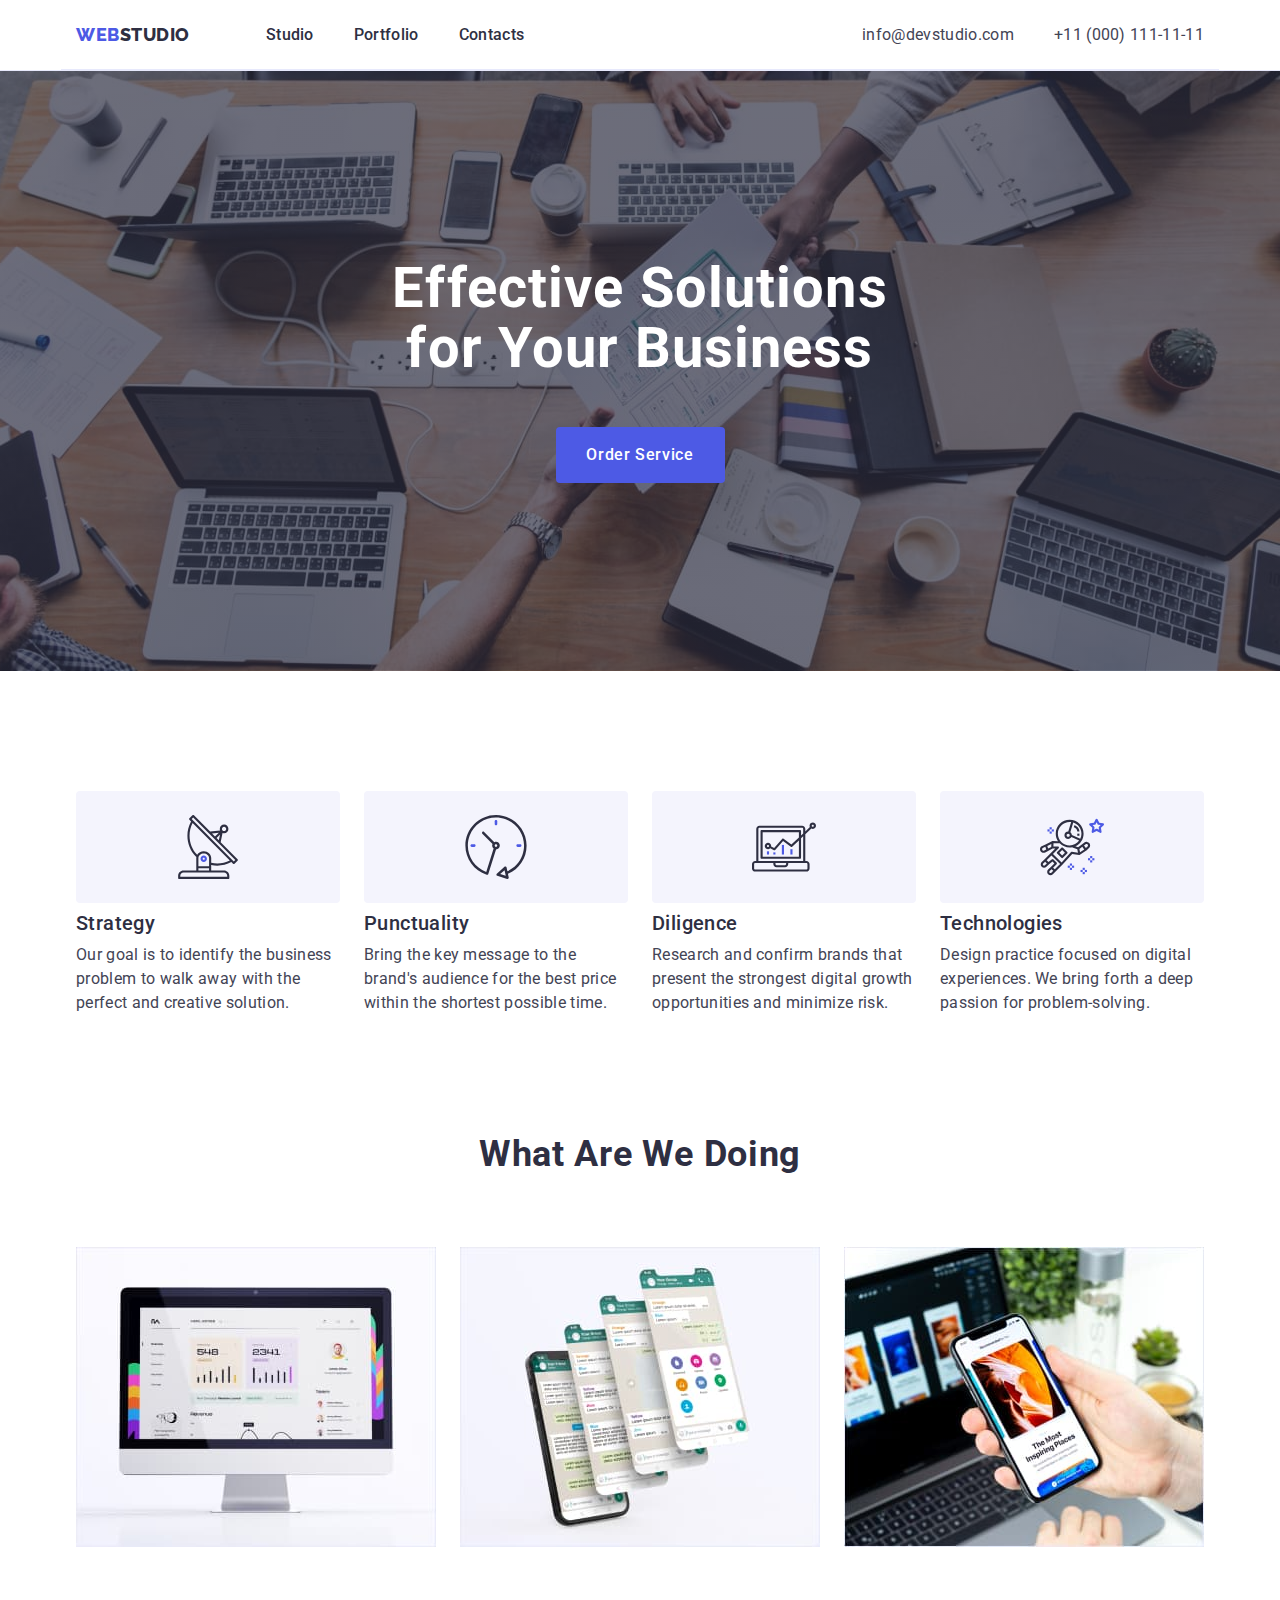
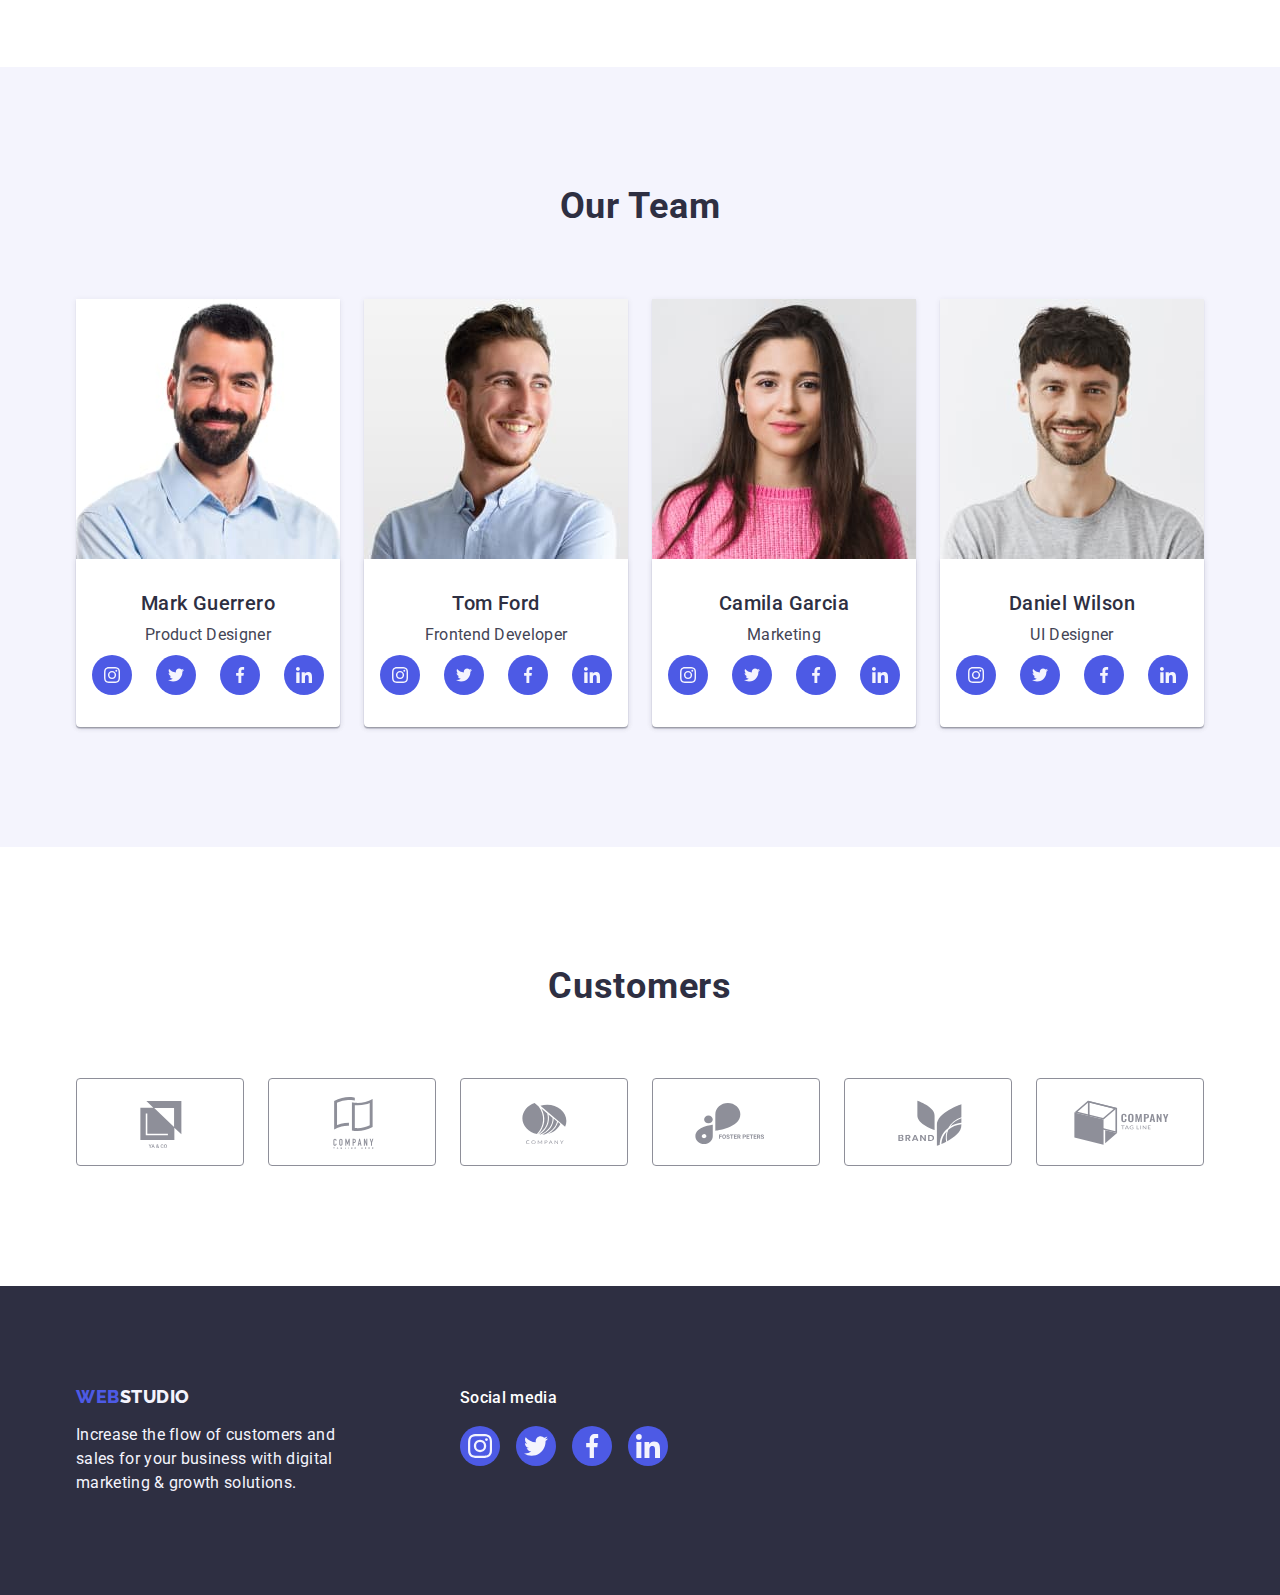
<file: index.html>
<!DOCTYPE html>
<html lang="en">
  <head>
    <meta charset="UTF-8" />
    <meta http-equiv="X-UA-Compatible" content="IE=edge" />
    <meta name="viewport" content="width=device-width, initial-scale=1.0" />
    <title>WebStudio</title>
    <link rel="preconnect" href="https://fonts.googleapis.com" />
    <link rel="preconnect" href="https://fonts.gstatic.com" crossorigin />
    <link
      href="https://fonts.googleapis.com/css2?family=Raleway:wght@800&family=Roboto:wght@400;500;700;900&display=swap"
      rel="stylesheet"
    />
    <link
      rel="stylesheet"
      href="https://cdn.jsdelivr.net/npm/modern-normalize@1.1.0/modern-normalize.min.css"
    />
    <link rel="stylesheet" href="./css/styles.css" />
  </head>
  <body>
    <!-- Header Section -->
    <header class="header">
      <div class="header-container container">
        <nav class="header-nav list">
          <a class="header-logo link logo" href="./index.html"
            >Web<span class="logo-dark">Studio</span></a
          >
          <ul class="menu-nav header-list list">
            <li class="list">
              <a class="header-item link" href="./index.html">Studio</a>
            </li>
            <li class="list">
              <a class="header-item link" href="./portfolio.html">Portfolio</a>
            </li>
            <li class="list">
              <a class="header-item link" href="">Contacts</a>
            </li>
          </ul>
        </nav>

        <address>
          <ul class="contacts-list list">
            <li class="list">
              <a
                class="address-mail contacts link"
                href="mailto:info@devstudio.com"
                >info@devstudio.com</a
              >
            </li>
            <li class="list">
              <a class="contacts-tel contacts link" href="tel:+110001111111"
                >+11 (000) 111-11-11</a
              >
            </li>
          </ul>
        </address>
      </div>
    </header>
    <main>
      <!-- Hero section -->
      <section class="hero-bcg section-hero">
        <div class="hero-container container">
          <h1 class="hero-title hero-header">
            Effective Solutions for Your Business
          </h1>
          <button type="button" class="btn-color">Order Service</button>
        </div>
      </section>
      <!-- Section 1 -->
      <section class="skills" id="Studio">
        <div class="container">
          <h2 class="visually-hidden title-hidden">Skills</h2>
          <ul class="skills-list list">
            <li class="feature-one list">
              <div class="rectangle">
                <svg class="features-icon" width="64" height="64">
                  <use href="./images/icons.svg#icon-antenna" ></use>
                </svg>
              </div>
              <h3 class="skills-header">Strategy</h3>
              <p class="skills-text">
                Our goal is to identify the business problem to walk away with
                the perfect and creative solution.
              </p>
            </li>
            <li class="feature-one list">
              <div class="rectangle">
                <svg class="features-icon" width="64" height="64">
                  <use href="./images/icons.svg#icon-clock" ></use>
                </svg>
              </div>
              <h3 class="skills-header">Punctuality</h3>
              <p class="skills-text">
                Bring the key message to the brand's audience for the best price
                within the shortest possible time.
              </p>
            </li>
            <li class="feature-one list">
              <div class="rectangle">
                <svg class="features-icon" width="64" height="64">
                  <use href="./images/icons.svg#icon-diagram" ></use>
                </svg>
              </div>
              <h3 class="skills-header">Diligence</h3>
              <p class="skills-text">
                Research and confirm brands that present the strongest digital
                growth opportunities and minimize risk.
              </p>
            </li>
            <li class="feature-one list">
              <div class="rectangle">
                <svg class="features-icon" width="64" height="64">
                  <use href="./images/icons.svg#icon-astronaut" ></use>
                </svg>
              </div>
              <h3 class="skills-header">Technologies</h3>
              <p class="skills-text">
                Design practice focused on digital experiences. We bring forth a
                deep passion for problem-solving.
              </p>
            </li>
          </ul>
        </div>
      </section>
      <!-- Section 2 -->
      <section class="section-bcg-img bcg-img" id="Portfolio">
        <div class="container">
          <h2 class="header-work">What are we doing</h2>
          <ul class="img-list list">
            <li class="img-item list">
              <img src="./images/wawd/img-1.jpg" alt="photo" width="360" />
            </li>
            <li class="img-item list">
              <img src="./images/wawd/img-2.jpg" alt="photo" width="360" />
            </li>
            <li class="img-item list">
              <img src="./images/wawd/img-3.jpg" alt="photo" width="360" />
            </li>
          </ul>
        </div>
      </section>
      <!-- Section 3 -->
      <section class="bcg-team" id="Contacts">
        <div class="container">
          <h2 class="header-team">Our Team</h2>
          <ul class="img-team list">
            <li class="team-card bcg-img">
              <img
                src="./images/ourteam/img-3.jpg"
                alt="Mark Guerrero"
                width="264"
              />
              <div class="team-personal">
                <h3 class="team-name">Mark Guerrero</h3>
                <p class="team-prof">Product Designer</p>
                <ul class="social list">
                  <li class="social-item">
                    <a
                      class="social-link link"
                      href="http/instagram.com"
                      target="_blank"
                      rel="noopener noreferrer"
                      aria-label="icon-instagram"
                    >
                      <svg class="team-icon" width="16" height="16">
                        <use
                          href="./images/icons.svg#icon-instagram"
                        ></use>
                      </svg>
                    </a>
                  </li>
                  <li class="social-item">
                    <a
                      class="social-link link"
                      href="http/twitter.com"
                      target="_blank"
                      rel="noopener noreferrer"
                      aria-label="icon-twitter"
                    >
                      <svg class="team-icon" width="16" height="16">
                        <use href="./images/icons.svg#icon-twitter"></use>
                      </svg>
                    </a>
                  </li>
                  <li class="social-item">
                    <a
                      class="social-link link"
                      href="http/facebook.com"
                      target="_blank"
                      rel="noopener noreferrer"
                      aria-label="icon-facebook"
                    >
                      <svg class="team-icon" width="16" height="16">
                        <use href="./images/icons.svg#icon-facebook"></use>
                      </svg>
                    </a>
                  </li>
                  <li class="social-item">
                    <a
                      class="social-link link"
                      href="http/linkedin.com"
                      target="_blank"
                      rel="noopener noreferrer"
                      aria-label="icon-linkedin"
                    >
                      <svg class="team-icon" width="16" height="16">
                        <use href="./images/icons.svg#icon-linkedin"></use>
                      </svg>
                    </a>
                  </li>
                </ul>
              </div>
            </li>
            <li class="team-card bcg-img">
              <img
                src="./images/ourteam/img-2.jpg"
                alt="Tom Ford"
                width="264"
              />
              <div class="team-personal">
                <h3 class="team-name">Tom Ford</h3>
                <p class="team-prof">Frontend Developer</p>
                <ul class="social list">
                  <li class="social-item">
                    <a
                      class="social-link link"
                      href="http/instagram.com"
                      target="_blank"
                      rel="noopener noreferrer"
                      aria-label="icon-instagram"
                    >
                      <svg class="team-icon" width="16" height="16">
                        <use
                          href="./images/icons.svg#icon-instagram"
                        ></use>
                      </svg>
                    </a>
                  </li>
                  <li class="social-item">
                    <a
                      class="social-link link"
                      href="http/twitter.com"
                      target="_blank"
                      rel="noopener noreferrer"
                      aria-label="icon-twitter"
                    >
                      <svg class="team-icon" width="16" height="16">
                        <use href="./images/icons.svg#icon-twitter"></use>
                      </svg>
                    </a>
                  </li>
                  <li class="social-item">
                    <a
                      class="social-link link"
                      href="http/facebook.com"
                      target="_blank"
                      rel="noopener noreferrer"
                      aria-label="icon-facebook"
                    >
                      <svg class="team-icon" width="16" height="16">
                        <use href="./images/icons.svg#icon-facebook"></use>
                      </svg>
                    </a>
                  </li>
                  <li class="social-item">
                    <a
                      class="social-link link"
                      href="http/linkedin.com"
                      target="_blank"
                      rel="noopener noreferrer"
                      aria-label="icon-linkedin"
                    >
                      <svg class="team-icon" width="16" height="16">
                        <use href="./images/icons.svg#icon-linkedin"></use>
                      </svg>
                    </a>
                  </li>
                </ul>
              </div>
            </li>
            <li class="team-card bcg-img">
              <img
                src="./images/ourteam/img-1.jpg"
                alt="Camila Garcia"
                width="264"
              />
              <div class="team-personal">
                <h3 class="team-name">Camila Garcia</h3>
                <p class="team-prof">Marketing</p>
                <ul class="social list">
                  <li class="social-item">
                    <a
                      class="social-link link"
                      href="http/instagram.com"
                      target="_blank"
                      rel="noopener noreferrer"
                      aria-label="icon-instagram"
                    >
                      <svg class="team-icon" width="16" height="16">
                        <use
                          href="./images/icons.svg#icon-instagram"
                        ></use>
                      </svg>
                    </a>
                  </li>
                  <li class="social-item">
                    <a
                      class="social-link link"
                      href="http/twitter.com"
                      target="_blank"
                      rel="noopener noreferrer"
                      aria-label="icon-twitter"
                    >
                      <svg class="team-icon" width="16" height="16">
                        <use href="./images/icons.svg#icon-twitter"></use>
                      </svg>
                    </a>
                  </li>
                  <li class="social-item">
                    <a
                      class="social-link link"
                      href="http/facebook.com"
                      target="_blank"
                      rel="noopener noreferrer"
                      aria-label="icon-facebook"
                    >
                      <svg class="team-icon" width="16" height="16">
                        <use href="./images/icons.svg#icon-facebook"></use>
                      </svg>
                    </a>
                  </li>
                  <li class="social-item">
                    <a
                      class="social-link link"
                      href="http/linkedin.com"
                      target="_blank"
                      rel="noopener noreferrer"
                      aria-label="icon-linkedin"
                    >
                      <svg class="team-icon" width="16" height="16">
                        <use href="./images/icons.svg#icon-linkedin"></use>
                      </svg>
                    </a>
                  </li>
                </ul>
              </div>
            </li>
            <li class="team-card bcg-img">
              <img
                src="./images/ourteam/img.jpg"
                alt="Daniel Wilson"
                width="264"
              />
              <div class="team-personal">
                <h3 class="team-name">Daniel Wilson</h3>
                <p class="team-prof">UI Designer</p>
                <ul class="social list">
                  <li class="social-item">
                    <a
                      class="social-link link"
                      href="http/instagram.com"
                      target="_blank"
                      rel="noopener noreferrer"
                      aria-label="icon-instagram"
                    >
                      <svg class="team-icon" width="16" height="16">
                        <use
                          href="./images/icons.svg#icon-instagram"
                        ></use>
                      </svg>
                    </a>
                  </li>
                  <li class="social-item">
                    <a
                      class="social-link link"
                      href="http/twitter.com"
                      target="_blank"
                      rel="noopener noreferrer"
                      aria-label="icon-twitter"
                    >
                      <svg class="team-icon" width="16" height="16">
                        <use href="./images/icons.svg#icon-twitter"></use>
                      </svg>
                    </a>
                  </li>
                  <li class="social-item">
                    <a
                      class="social-link link"
                      href="http/facebook.com"
                      target="_blank"
                      rel="noopener noreferrer"
                      aria-label="icon-facebook"
                    >
                      <svg class="team-icon" width="16" height="16">
                        <use href="./images/icons.svg#icon-facebook"></use>
                      </svg>
                    </a>
                  </li>
                  <li class="social-item">
                    <a
                      class="social-link link"
                      href="http/linkedin.com"
                      target="_blank"
                      rel="noopener noreferrer"
                      aria-label="icon-linkedin"
                    >
                      <svg class="team-icon" width="16" height="16">
                        <use href="./images/icons.svg#icon-linkedin"></use>
                      </svg>
                    </a>
                  </li>
                </ul>
              </div>
            </li>
          </ul>
        </div>
      </section>
      <!-- Customers -->
      <section class="section">
        <div class="container">
          <h2 class="title">Customers</h2>
            <ul class="clients-list list">
              <li class="clients-item">
                <a
                  href=""
                  class="clients-link link"
                >
                  <svg class="clients-icon" width="104" height="56">
                    <use href="./images/icons.svg#icon-clientd1"></use>
                  </svg>
                </a>
              </li>
              <li class="clients-item">
                <a
                  href=""
                  class="clients-link link"
                > <svg class="clients-icon" width="104" height="56">
                    <use href="./images/icons.svg#icon-clientd2"></use>
                  </svg>
                </a>
              </li>
              <li class="clients-item">
                <a
                  href="
                "
                  class="clients-link link"
                > <svg class="clients-icon" width="104" height="56">
                    <use href="./images/icons.svg#icon-clientd3"></use>
                  </svg>
                </a>
              </li>
              <li class="clients-item">
                <a
                  href="
                "
                  class="clients-link link"
                > <svg class="clients-icon" width="104" height="56">
                    <use href="./images/icons.svg#icon-clientd4"></use>
                  </svg>
                </a>
              </li>
              <li class="clients-item">
                <a
                  href="
                "
                  class="clients-link link"
                > <svg class="clients-icon" width="104" height="56">
                    <use href="./images/icons.svg#icon-clientd5"></use>
                  </svg>
                </a>
              </li>
              <li class="clients-item">
                <a
                  href="
                "
                  class="clients-link link"
                > <svg class="clients-icon" width="104" height="56">
                    <use href="./images/icons.svg#icon-clientd6"></use>
                  </svg>
                </a>
              </li>
            </ul>
          </div>
        
      </section>
    </main>
    <!-- Footer section -->
    <footer class=" footer">
      <div class="container footer-container">
        <div class="left-side">
          <a class="link logo logo-ftr" href="./index.html"
            >Web<span class="logo-light">Studio</span></a
          >
          <p class="footer-txt">
            Increase the flow of customers and sales for your business with
            digital marketing & growth solutions.
          </p>
        </div>
          <div>
            <p class="social-title">Social media</p>
               
              
              <ul class="footer-social list">
                <li class="footer-social-item">
                  <a
                    class="footer-social-link link"
                    href="http/instagram.com"
                    target="_blank"
                    rel="noopener noreferrer"
                    aria-label="icon-instagram"
                  >
                    <svg class="footer-team-icon" width="24" height="24">
                      <use
                        href="./images/icons.svg#icon-instagram"
                      ></use>
                    </svg>
                  </a>
                </li>
                <li class="footer-social-item">
                  <a
                    class="footer-social-link link"
                    href="http/twitter.com"
                    target="_blank"
                    rel="noopener noreferrer"
                    aria-label="icon-twitter"
                  >
                    <svg class="footer-team-icon" width="24" height="24">
                      <use href="./images/icons.svg#icon-twitter"></use>
                    </svg>
                  </a>
                </li>
                <li class="footer-social-item">
                  <a
                    class="footer-social-link link"
                    href="http/facebook.com"
                    target="_blank"
                    rel="noopener noreferrer"
                    aria-label="icon-facebook"
                  >
                    <svg class="footer-team-icon" width="24" height="24">
                      <use href="./images/icons.svg#icon-facebook"></use>
                    </svg>
                  </a>
                </li>
                <li class="footer-social-item">
                  <a
                    class="footer-social-link link"
                    href="http/linkedin.com"
                    target="_blank"
                    rel="noopener noreferrer"
                    aria-label="icon-linkedin"
                  >
                    <svg class="footer-team-icon" width="24" height="24">
                      <use href="./images/icons.svg#icon-linkedin"></use>
                    </svg>
                  </a>
                </li>
              </ul>
  
          </div>
      </div>
     
        
      
    </footer>
  </body>
</html>
</file>
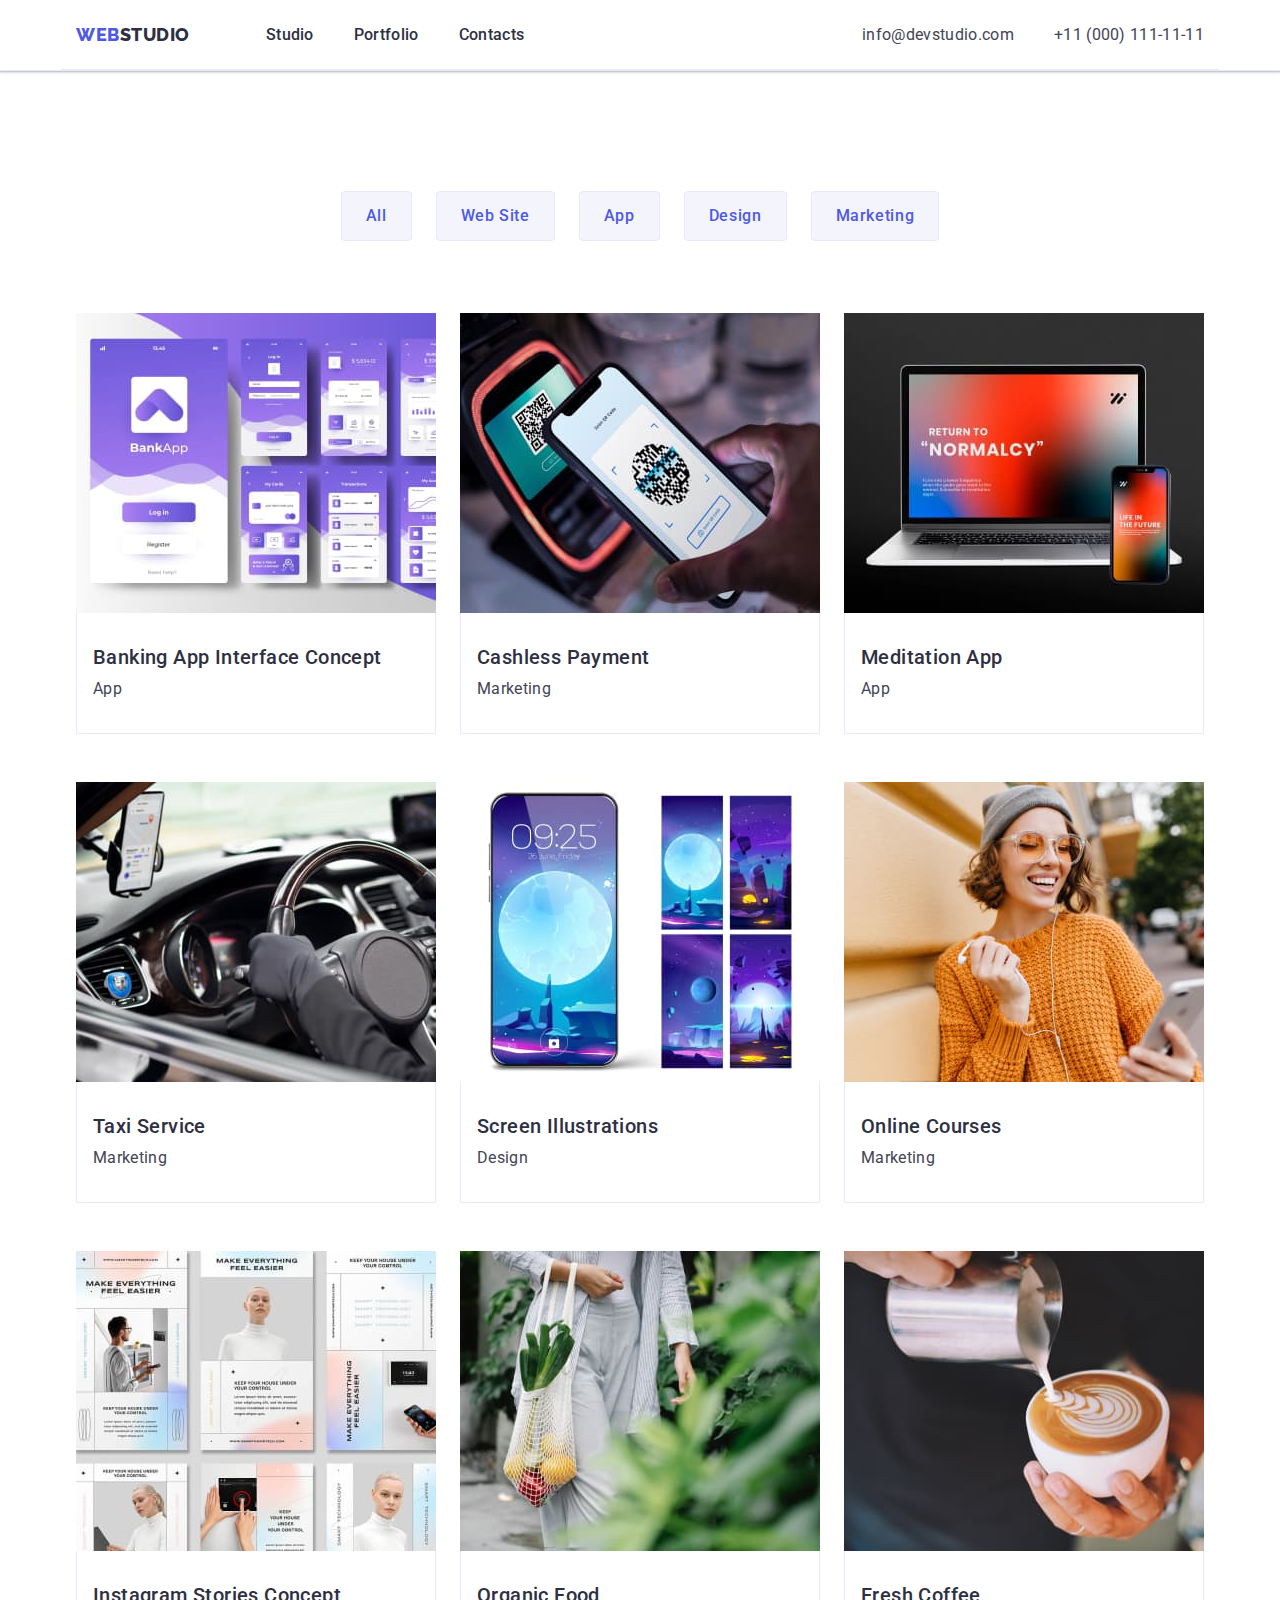
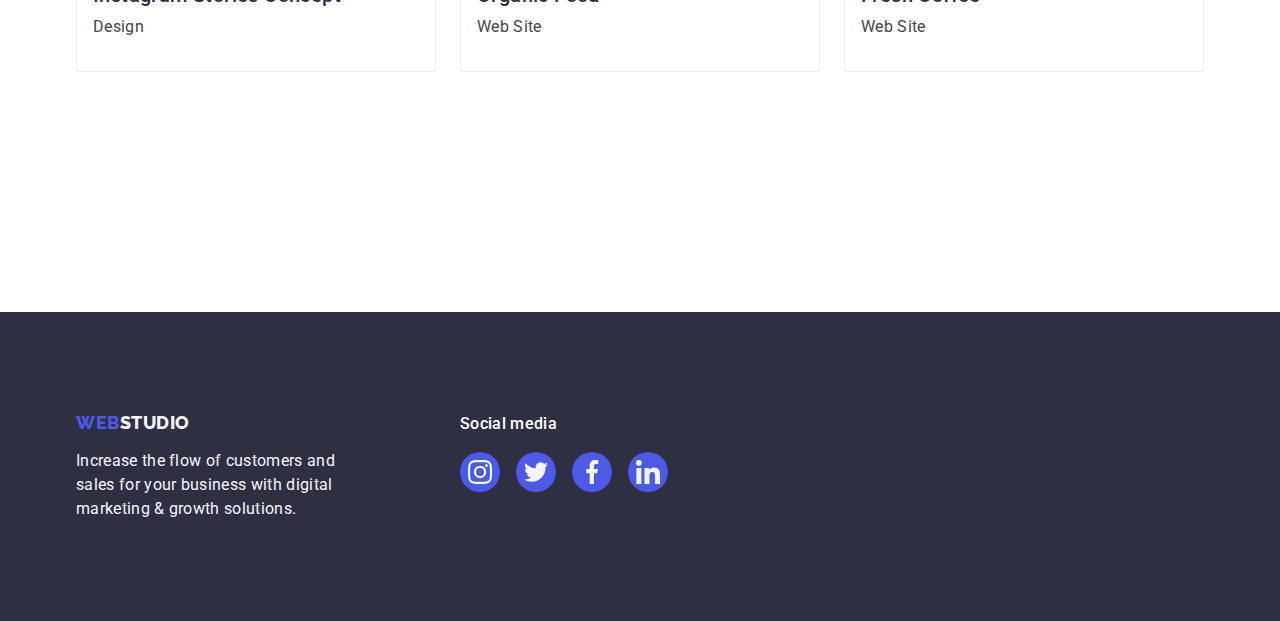
<file: portfolio.html>
<!DOCTYPE html>
<html lang="en">
  <head>
    <meta charset="UTF-8" />
    <meta http-equiv="X-UA-Compatible" content="IE=edge" />
    <meta name="viewport" content="width=device-width, initial-scale=1.0" />
    <title>Portfolio</title>
    <link rel="preconnect" href="https://fonts.googleapis.com" />
    <link rel="preconnect" href="https://fonts.gstatic.com" crossorigin />
    <link
      href="https://fonts.googleapis.com/css2?family=Raleway:wght@800&family=Roboto:wght@400;500;700;900&display=swap"
      rel="stylesheet"
    />
    <link
      rel="stylesheet"
      href="https://cdn.jsdelivr.net/npm/modern-normalize@1.1.0/modern-normalize.min.css"
    />
    <link rel="stylesheet" href="./css/styles.css" />
  </head>
  <body>
    <!-- Header Section -->
    <header class="header">
      <div class="header-container container">
        <nav class="header-nav list">
          <a class="header-logo link logo" href="./index.html"
            >Web<span class="logo-dark">Studio</span></a
          >
          <ul class="menu-nav header-list list">
            <li class="list">
              <a class="header-item link" href="./index.html">Studio</a>
            </li>
            <li class="list">
              <a class="header-item link" href="./portfolio.html">Portfolio</a>
            </li>
            <li class="list">
              <a class="header-item link" href="">Contacts</a>
            </li>
          </ul>
        </nav>

        <address>
          <ul class="contacts-list list">
            <li class="list">
              <a
                class="address-mail contacts link"
                href="mailto:info@devstudio.com"
                >info@devstudio.com</a
              >
            </li>
            <li class="list">
              <a class="contacts-tel contacts link" href="tel:+110001111111"
                >+11 (000) 111-11-11</a
              >
            </li>
          </ul>
        </address>
      </div>
    </header>
    <main>
      <!-- filters -->
      <section class="section">
        <div class="container portfolio">
          <h1 class="visually-hidden">Main Title</h1>
          <ul class="btn-list list">
            <li><button type="button" class="btn">All</button></li>
            <li><button type="button" class="btn">Web Site</button></li>
            <li><button type="button" class="btn">App</button></li>
            <li><button type="button" class="btn">Design</button></li>
            <li><button type="button" class="btn">Marketing</button></li>
          </ul>
  
          <!-- row1 -->
          <ul class="container-list list">
            <li class="cards">
              <a class="cards-link link" href="">
                <img src="./images/row/img1.jpg" alt="banking-app" width="360" />
                <div class="contant">
                  <h2 class="skills-header">Banking App Interface Concept</h2>
                  <p class="skills-text">App</p>
                </div>
                </a
              >
            </li>
            <li class="cards">
              <a class="cards-link link" href="">
                <img
                  src="./images/row/img2.jpg"
                  alt="mobile-payment"
                  width="360"
                />
                <div class="contant">
                  <h2 class="skills-header">Cashless Payment</h2>
                  <p class="skills-text">Marketing</p>
                </div>
                </a
              >
            </li>
            <li class="cards">
              <a class="cards-link link" href="">
                <img
                  src="./images/row/img3.jpg"
                  alt="meditation-app"
                  width="360"
                />
                <div class="contant">
                  <h2 class="skills-header">Meditation App</h2>
                  <p class="skills-text">App</p>
                </div>
                </a
              >
            </li>
  
            <!-- row2 -->
  
            <li class="cards">
              <a class="cards-link link" href="">
                <img src="./images/row/img4.jpg" alt="Taxi Service" width="360" />
                <div class="contant">
                  <h2 class="skills-header">Taxi Service</h2>
                  <p class="skills-text">Marketing</p>
                </div>
                </a
              >
            </li>
            <li class="cards">
              <a class="cards-link link" href=""
                ><img
                  src="./images/row/img5.jpg"
                  alt="Screen Illustrations"
                  width="360"
                />
                <div class="contant">
                  <h2 class="skills-header">Screen Illustrations</h2>
                  <p class="skills-text">Design</p>
                </div>
                </a
              >
            </li>
            <li class="cards">
              <a class="cards-link link" href="">
                <img src="./images/row/img6.jpg" alt="Happy girl" width="360" />
                <div class="contant">
                  <h2 class="skills-header">Online Courses</h2>
                  <p class="skills-text">Marketing</p>
                </div>
                </a
              >
            </li>
  
            <!-- row3 -->
  
            <li class="cards">
              <a class="cards-link link" href=""
                ><img src="./images/row/img7.jpg" alt="Insta photo" width="360" />
                <div class="contant">
                  <h2 class="skills-header">Instagram Stories Concept</h2>
                <p class="skills-text">Design</p>
                </div>
                </a
              >
            </li>
            <li class="cards">
              <a class="cards-link link" href="">
                <img
                  src="./images/row/img8.jpg"
                  alt="Girl and fruicts"
                  width="360"
                />
                <div class="contant">
                  <h2 class="skills-header">Organic Food</h2>
                  <p class="skills-text">Web Site</p>
                </div>
                </a
              >
            </li>
            <li class="cards">
              <a class="cards-link link" href=""
                ><img src="./images/row/img9.jpg" alt="Coffe" width="360" />
                <div class="contant">
                  <h2 class="skills-header">Fresh Coffee</h2>
                  <p class="skills-text">Web Site</p>
                </div>
                </a
              >
            </li>
          </ul>
        </div>
        
      </section>
    </main>
    <!-- footer-section -->
    <footer class=" footer">
      <div class="container footer-container">
        <div class="left-side">
          <a class="link logo logo-ftr" href="./index.html"
            >Web<span class="logo-light">Studio</span></a
          >
          <p class="footer-txt">
            Increase the flow of customers and sales for your business with
            digital marketing & growth solutions.
          </p>
        </div>
          <div>
            <p class="social-title">Social media</p>
               
              
              <ul class="footer-social list">
                <li class="footer-social-item">
                  <a
                    class="footer-social-link link"
                    href="http/instagram.com"
                    target="_blank"
                    rel="noopener noreferrer"
                    aria-label="icon-instagram"
                  >
                    <svg class="footer-team-icon" width="24" height="24">
                      <use
                        href="./images/icons.svg#icon-instagram"
                      ></use>
                    </svg>
                  </a>
                </li>
                <li class="footer-social-item">
                  <a
                    class="footer-social-link link"
                    href="http/twitter.com"
                    target="_blank"
                    rel="noopener noreferrer"
                    aria-label="icon-twitter"
                  >
                    <svg class="footer-team-icon" width="24" height="24">
                      <use href="./images/icons.svg#icon-twitter"></use>
                    </svg>
                  </a>
                </li>
                <li class="footer-social-item">
                  <a
                    class="footer-social-link link"
                    href="http/facebook.com"
                    target="_blank"
                    rel="noopener noreferrer"
                    aria-label="icon-facebook"
                  >
                    <svg class="footer-team-icon" width="24" height="24">
                      <use href="./images/icons.svg#icon-facebook"></use>
                    </svg>
                  </a>
                </li>
                <li class="footer-social-item">
                  <a
                    class="footer-social-link link"
                    href="http/linkedin.com"
                    target="_blank"
                    rel="noopener noreferrer"
                    aria-label="icon-linkedin"
                  >
                    <svg class="footer-team-icon" width="24" height="24">
                      <use href="./images/icons.svg#icon-linkedin"></use>
                    </svg>
                  </a>
                </li>
              </ul>
  
          </div>
      </div>
     
        
      
    </footer>
  </body>
</html>
</file>
<file: css/styles.css>
:root {
  --main-txt-clr: #2e2f42;
  --navy-blue-clr: #2e2f42;
  --bcg-clr: #e5e5e5;
  --white-clr: #ffffff;
  --iris-clr: #4d5ae5;
  --ocean-clr: #404bbf;
  --green-clr: #31d0aa;
  --slate-clr: #434455;
  --light-slate-clr: #8e8f99;
  --accent-clr: #e7e9fc;
  --navy-blue-modal-clr: #f4f4fd;
  --grey-clr: #f4f4fd;
  --dairy-clr: #fcfcfc;

  /**
  |============================
  | Fonts
  |============================
*/

  --main-font: "Roboto", sans-serif;
  --secondari-font: "Raleway", sans-serif;

  /* Reset start */
}
.link {
  text-decoration: none;
}
.list {
  list-style: none;
  padding: 0;
  margin: 0;
}
h1,
h2,
h3,
h4,
h5,
h6,
p {
  margin: 0;
}
img {
  display: block;
  min-width: 100%;
  height: auto;
}
/* Hidden title */
.visually-hidden {
  position: absolute;
  width: 1px;
  height: 1px;
  margin: -1px;
  border: 0;
  padding: 0;
  white-space: nowrap;
  clip-path: inset(100%);
  clip: rect(0 0 0 0);
  overflow: hidden;
}
/**
  |============================
  | body
  |============================
*/
body {
  font-family: "Roboto", sans-serif;
  font-style: normal;
  font-weight: 400;
  font-size: 16px;
  line-height: 1.5;
  letter-spacing: 0.02em;
  color: var(--slate-clr);
  background-color: var(--white-clr);
}
/* Header box  */
.header-container {
  display: flex;
  align-items: center;
  height: 70px;
  border-bottom: 1px solid #e7e9fc;
  
}
.header-list {
  display: flex;
  align-items: center;
  gap: 40px;
}

/**
  |============================
  | header
  |============================
*/
.header-logo {
  margin-right: 76px;
  display: block;
  padding-top: 25px;
  padding-bottom: 25px;
}
.logo {
  font-family: "Raleway", sans-serif;
  font-style: normal;
  font-weight: 800;
  font-size: 18px;
  line-height: 1.17;
  display: flex;
  align-items: center;
  letter-spacing: 0.03em;
  text-transform: uppercase;
  color: var(--iris-clr);
}
.logo-dark {
  font-family: "Raleway", sans-serif;
  color: var(--navy-blue-clr);
}
.logo-light {
  font-family: "Raleway", sans-serif;
  color: var(--navy-blue-modal-clr);
}
.header-nav {
  margin-right: auto;
  display: flex;
  align-items: center;
}
.address-mail {
  /* margin-right: 40px; */
  display: block;
  padding-top: 25px;
  padding-bottom: 25px;
}
.contacts-tel {
  display: block;
  padding-top: 25px;
  padding-bottom: 25px;
}

.header-item:hover,
.header-item:focus {
  font-weight: 500;
  color: var(--ocean-clr);
}

.header-item {
  display: block;
  padding: 24px 0;
  font-weight: 500;
  font-size: 16px;
  line-height: 1.5;
  letter-spacing: 0.02em;
  color: var(--navy-blue-clr);
}
.contacts-list {
  display: flex;
  gap: 40px;
}
.contacts-list :hover,
.contacts-list :focus {
  font-style: normal;
  color: var(--ocean-clr);
}
.contacts {
  font-family: "Roboto", sans-serif;
  font-style: normal;
  font-weight: 400;
  font-size: 16px;
  line-height: 1.5;
  letter-spacing: 0.02em;
  color: var(--slate-clr);
}
/**
  |============================
  | Header box
  |============================
*/
.header {
  border-bottom: 1px solid #e7e9fc;
  box-shadow:  0px 2px 1px rgba(46, 47, 66, 0.08), 0px 1px 1px rgba(46, 47, 66, 0.16), 0px 1px 6px rgba(46, 47, 66, 0.08);
}

.menu-nav {
  display: flex;
  gap: 40px;
}
.container {
  width: 1158px;
  padding-left: 15px;
  padding-right: 15px;
  margin-left: auto;
  margin-right: auto;
  /* outline: 2px solid red; */
  outline-offset: -2px;
}

/**
  |============================
  | hero box
  |============================
*/
.hero-title {
  max-width: 496px;
}
/**
  |============================
  | Hero
  |============================
*/
.hero-container {
  
}
.hero-bcg {
  background-color:  var(--navy-blue-clr);
 background-image:linear-gradient(rgba(46, 47, 66, 0.7),
 rgba(46, 47, 66, 0.7)),
  url(../images/hero-bcg/people-office.jpg);
  background-repeat: no-repeat;
  background-position: center;
  background-size: cover;
  padding: 188px 0;
  
}
.section-hero {
  max-width: 1440px;
 margin-right: auto;
 margin-left: auto;
}
.hero-header {
  font-weight: 700;
  font-size: 56px;
  line-height: 1.07;
  text-align: center;
  letter-spacing: 0.02em;
  color: var(--white-clr);
  margin-bottom: 48px;
  width: 496px;
  margin-left: auto;
  margin-right: auto;
}
.btn-color {
  font-family: "Roboto", sans-serif;
  font-weight: 500;
  font-size: 16px;
  line-height: 1.5;
  letter-spacing: 0.04em;
  color: var(--white-clr);
  cursor: pointer;
  background-color: var(--iris-clr);
  min-width: 169px;
  min-height: 56px;
  margin: 0 auto;
  display: block;
  border: none;
  border-radius: 4px;
}
.btn-color:hover,
.btn-color:focus {
  font-family: inherit;
  background-color: var(--ocean-clr);
}

/**
  |============================
  | skills box
  |============================
*/
.skills {
  background-color: var(--white-clr);
  padding-top: 120px;
  padding-bottom: 120px;
}
.skills-list {
  display: flex;
  gap: 24px;
}
.skills-header {
  margin-bottom: 8px;
}

.skills-header {
  font-weight: 500;
  font-size: 20px;
  line-height: 24px;
  letter-spacing: 0.02em;
  color: var(--navy-blue-clr);
  margin-bottom: 8px;
}
.skills-text {
  color: var(--slate-clr);
}
.feature-one {
  width: calc((100%-72px) / 4);
}
.rectangle {
  width: 264px;
  height: 112px;

  background: var(--grey-clr);
  border-radius: 4px;
  margin-bottom: 8px;
  display: flex;
  align-items: center;
  justify-content: center;
}
.features-icon {
  display: flex;
  align-items: center;
  justify-content: center;
}
/**
  |============================
  | What are we doing box
  |============================
*/

.img-list {
  display: flex;
  gap: 24px;
}
.img-item {
  margin-left: auto;
  margin-right: auto;
  gap: 24px;
}
.header-work {
  margin-bottom: 72px;
}
/**
  |============================
  | Our Team box
  |============================
*/
.img-team {
  display: flex;
  gap: 24px;
}
.team-personal {
  padding: 32px 0;
  box-shadow: 0px 1px 6px rgba(46, 47, 66, 0.08),
    0px 1px 1px rgba(46, 47, 66, 0.16), 0px 2px 1px rgba(46, 47, 66, 0.08);
  border-radius: 0px 0px 4px 4px;
}
.team-name {
  font-weight: 500;
  font-size: 20px;
  line-height: 1.2;
  text-align: center;
  letter-spacing: 0.02em;
  color: var(--navy-blue-clr);
  margin-bottom: 8px;
}
.team-prof {
  font-weight: 400;
  font-size: 16px;
  line-height: 24px;
  text-align: center;
  letter-spacing: 0.02em;
  color: var(--slate-clr);
  margin-bottom: 8px;
}

.team-name {
  margin-bottom: 8px;
}
.team-prof {
}
.team-card {
  width: calc((100%-72px) / 4);
  border-radius: 0px 0px 4px 4px;
  box-shadow:  0px 1px 6px rgba(46, 47, 66, 0.08), 0px 1px 1px rgba(46, 47, 66, 0.16), 0px 2px 1px rgba(46, 47, 66, 0.08);
}
.section-bcg-img {
  padding-bottom: 120px;
}
/* Socials */
.social {
  display: flex;
  justify-content: center;
  gap: 24px;
}

.social-item {
  width: 40px;
  height: 40px;
}
.social-link {
  display: flex;
  justify-content: center;
  align-items: center;
  width: 100%;
  height: 100%;
  background-color: var(--iris-clr);
  border-radius: 50%;
}
.social-link:hover,
.social-link:focus {
  background-color: var(--ocean-clr);
}
.team-icon {
  fill: var(--navy-blue-modal-clr);
}

/**
  |============================
  | Button filtr
  |============================
*/
.btn:hover,
.btn:focus {
  background-color: var(--ocean-clr);
  color: var(--white-clr);
  cursor: pointer;
  border: 1px solid transparent;
  box-shadow: 0px 3px 1px rgba(0, 0, 0, 0.1), 0px 2px 1px rgba(0, 0, 0, 0.08), 0px 2px 2px rgba(0, 0, 0, 0.12);
border-radius: 4px;
}
.btn {
  font-family: "Roboto", sans-serif;
  font-style: normal;
  font-weight: 500;
  font-size: 16px;
  line-height: 1.5;
  text-align: center;
  letter-spacing: 0.04em;
  background-color: var(--navy-blue-modal-clr);
  border-radius: 4px;
  padding: 12px 24px;
  border: none;
  margin-left: auto;
  margin-right: auto;
  color: var(--iris-clr);
  border: 1px solid var(--accent-clr);
}

.btn-list {
  display: flex;
  align-items: center;
  gap: 24px;
  /* padding-bottom: 66px; */
  justify-content: center;
  margin-bottom: 72px;
}
/**
  |============================
  | Portfolio
  |============================
*/
.section {
  padding: 96px 0 120px;
}
.portfolio .container-list {
  flex-wrap: wrap;
  row-gap: 48px;
}
.container-list {
  padding-bottom: 120px;
  display: flex;
  width: 1128px;
  gap: 24px;
}
.cards {
  width: calc(100%- (24px * 2) / 3);
  
}
.contant {
  padding: 32px 16px;
  border: 1px solid var(--accent-clr);
  border-top: none;
  
}
.cards-link:hover,
.cards-link:focus {
 
box-shadow: 0px 1px 6px rgba(46, 47, 66, 0.08), 0px 1px 1px rgba(46, 47, 66, 0.16), 0px 2px 1px rgba(46, 47, 66, 0.08);

}
.cards-link {
  display: block;
}
/**
  |============================
  | section 2
  |============================
*/

.header-work {
  font-weight: 700;
  font-size: 36px;
  line-height: 1.11;
  text-align: center;
  letter-spacing: 0.02em;
  text-transform: capitalize;
  color: var(--navy-blue-clr);
}

/**
  |============================
  | What are we doing?
  |============================
*/
.bcg-team {
  line-height: 1.11;
  background-color: var(--navy-blue-modal-clr);
  padding-top: 120px;
  padding-bottom: 120px;
}
.bcg-img {
  background-color: var(--white-clr);
}
.header-team {
  font-weight: 700;
  font-size: 36px;
  line-height: 1.11;
  text-align: center;
  letter-spacing: 0.02em;
  text-transform: capitalize;
  color: var(--navy-blue-clr);
  margin-bottom: 72px;
}
/**
  |============================
  | Customers
  |============================
*/
.section {
  padding-top: 120px;
  padding-bottom: 120px;
}
.title {
  font-size: 36px;
  line-height: 1.1;
  text-align: center;
  letter-spacing: 0.02em;
  text-transform: capitalize;
  color: var(--main-txt-clr);
  margin-bottom: 72px;
}
.clients-list {
  display: flex;
  align-items: center;
  gap: 24px;
}
.list {
}
.clients-item {
  width: calc((100%-120px) / 6);
  width: 168px;
  height: 88px;
}
.clients-link {
  display: flex;
  align-items: center;
  justify-content: center;
  width: 100%;
  height: 100%;
  border: 1px solid var(--light-slate-clr);
  border-radius: 4px;
  color: var(--light-slate-clr);
}
.clients-link:hover,
.clients-link:focus {
  border-color: var(--ocean-clr);
  color: var(--ocean-clr);
}

.clients-icon {
  fill: currentColor;
}
.clients-icon:hover,
.clients-icon:focus {
}

/**
  |============================
  | Footer box
  |============================
*/
.footer-container {
  display: flex;
  align-items: baseline;
 
}
.left-side {
  margin-right: 120px;
}
.footer-txt {
  width: 264px;
}
.footer {
  background-color: var(--navy-blue-clr);
  padding: 100px 0;
}
.footer-txt {
  font-size: 16px;
  line-height: 1.5;
  letter-spacing: 0.02em;
  color: var(--navy-blue-modal-clr);
}
.logo-ftr {
  display: inline-block;
  margin-bottom: 16px;
}

.section-social {
}
.social-title {
  font-weight: 500;
  font-size: 16px;
  line-height: 1.5;
  letter-spacing: 0.02em;
  color: var(--white-clr);
  margin-bottom: 16px;
}
.footer-social {
  display: flex;
  justify-content: center;
  gap: 16px;
}

.footer-social-item {
}
.footer-social-link {
  display: flex;
  justify-content: center;
  align-items: center;
  width: 40px;
  height: 40px;
  background-color: var(--iris-clr);
  border-radius: 50%;
}

.footer-team-icon {
  fill: var(--navy-blue-modal-clr);
}
.footer-social-link:hover,
.footer-social-link:focus {
  background-color: var(--green-clr);
}
</file>
